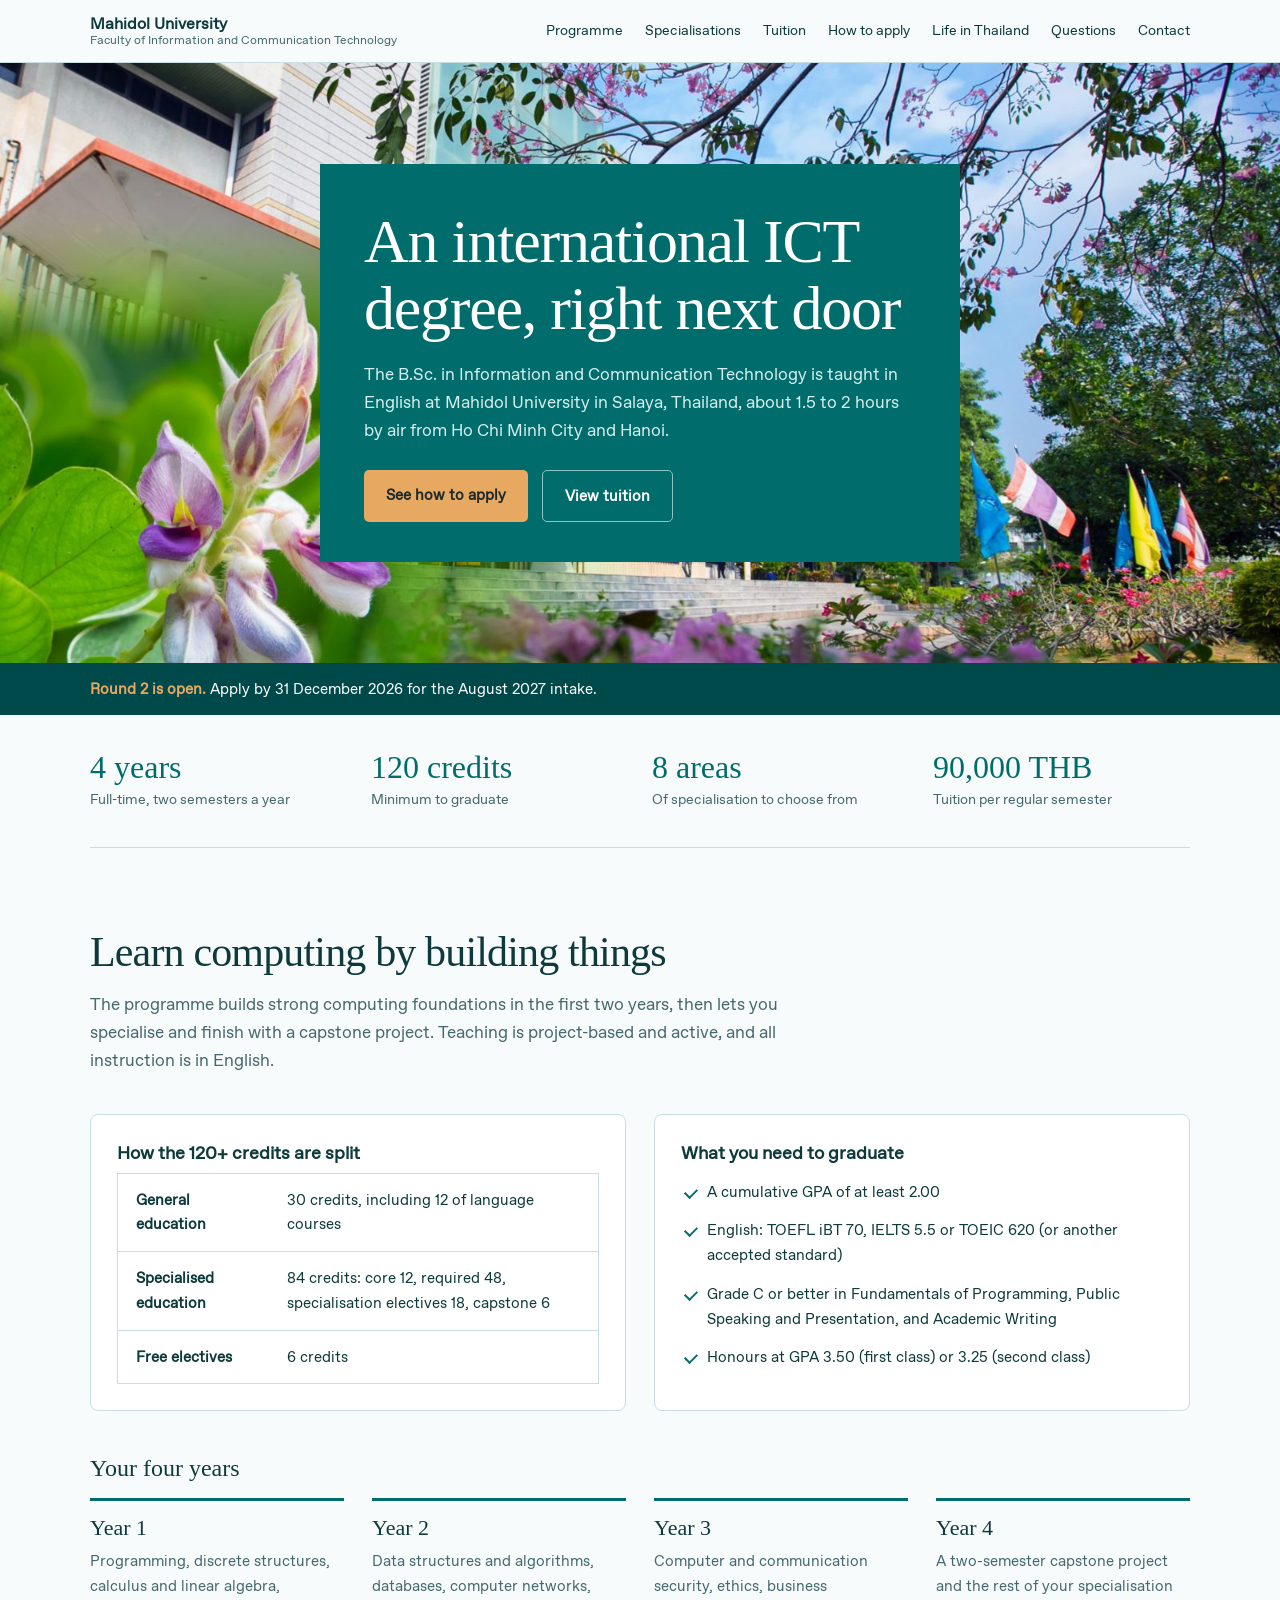
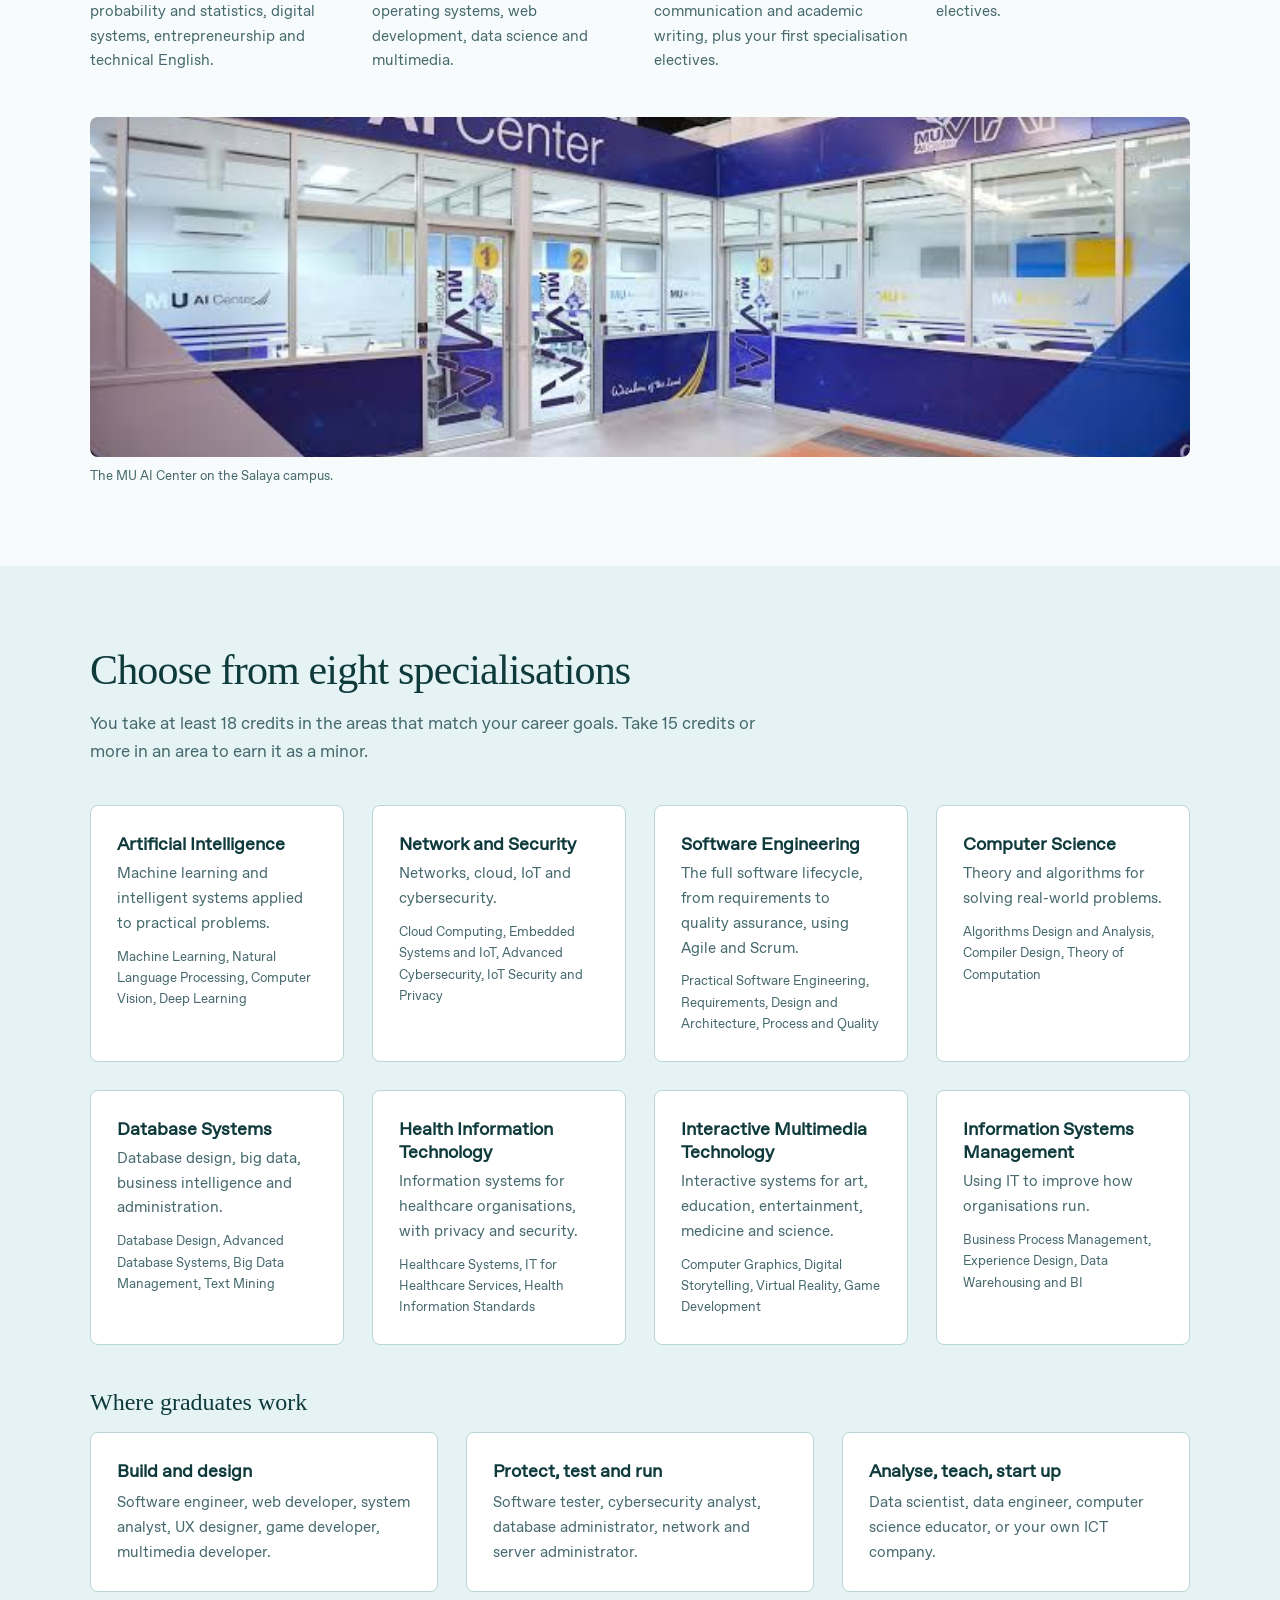
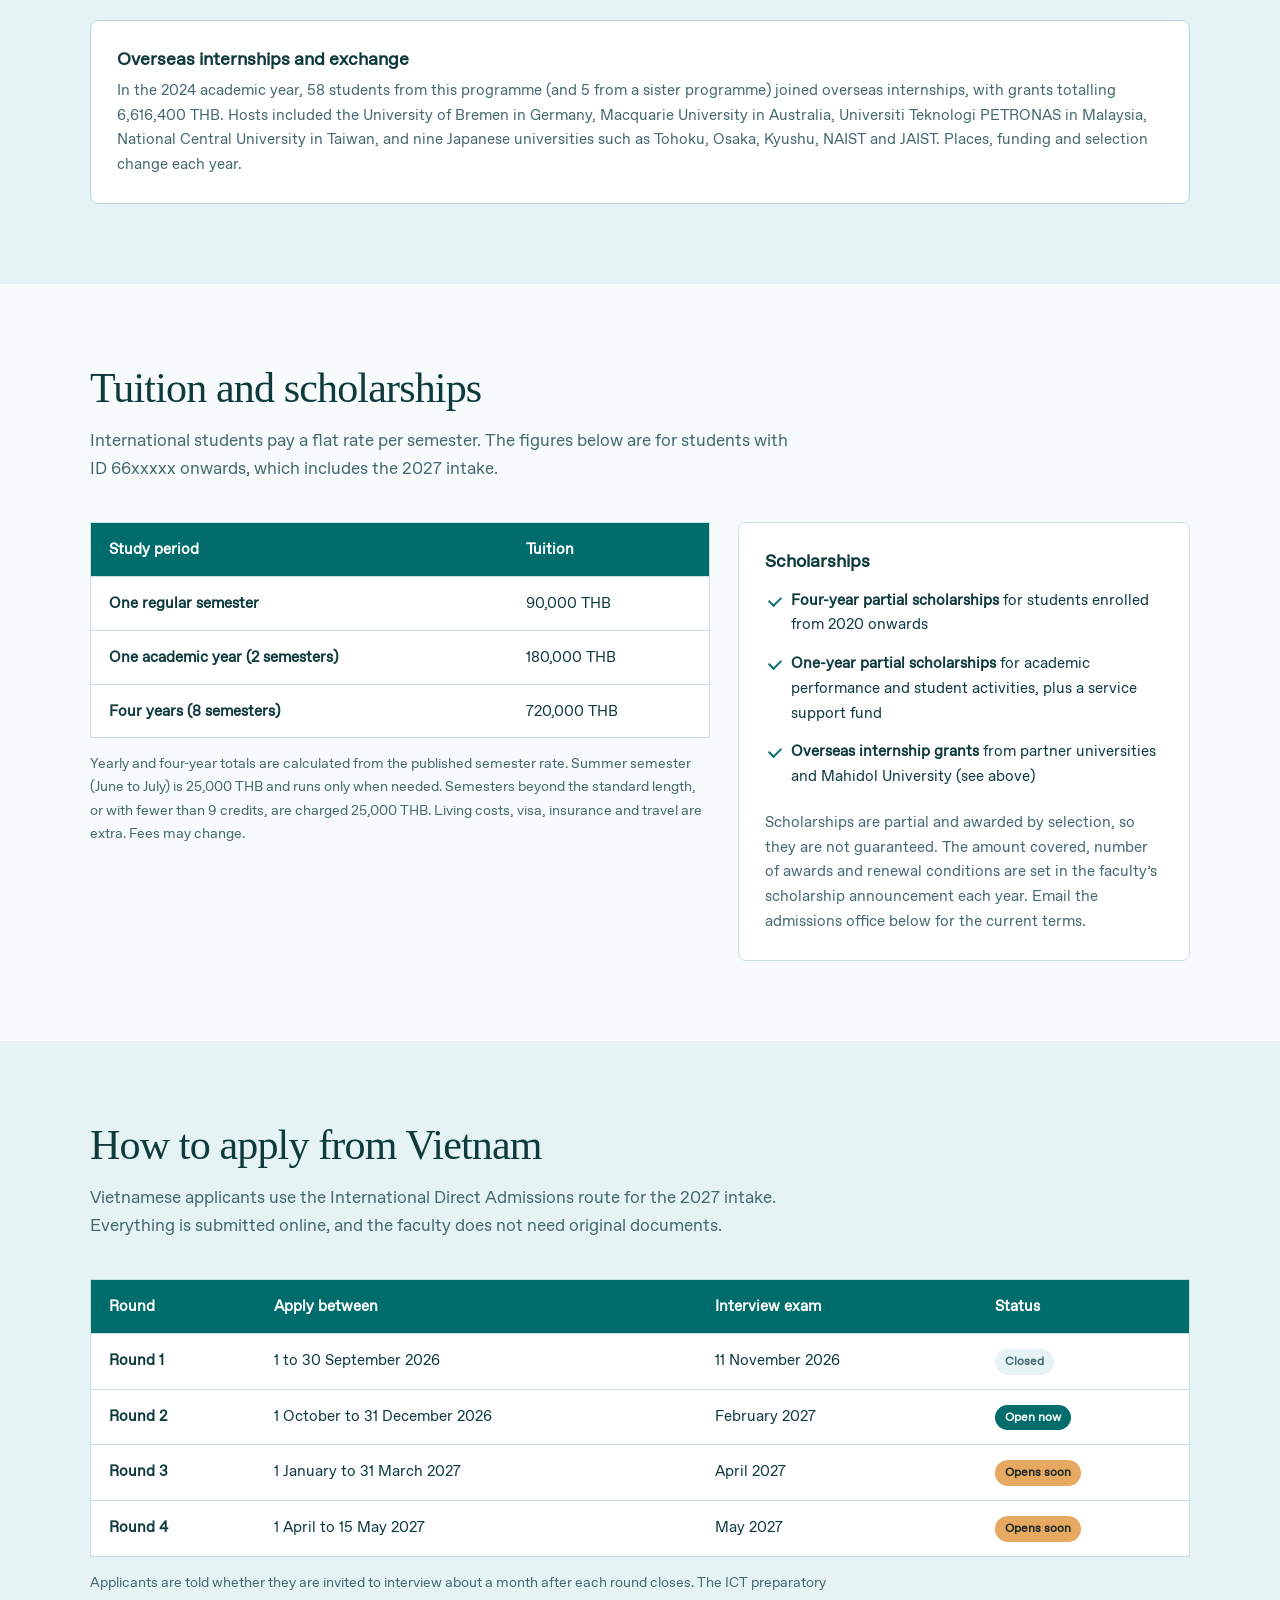
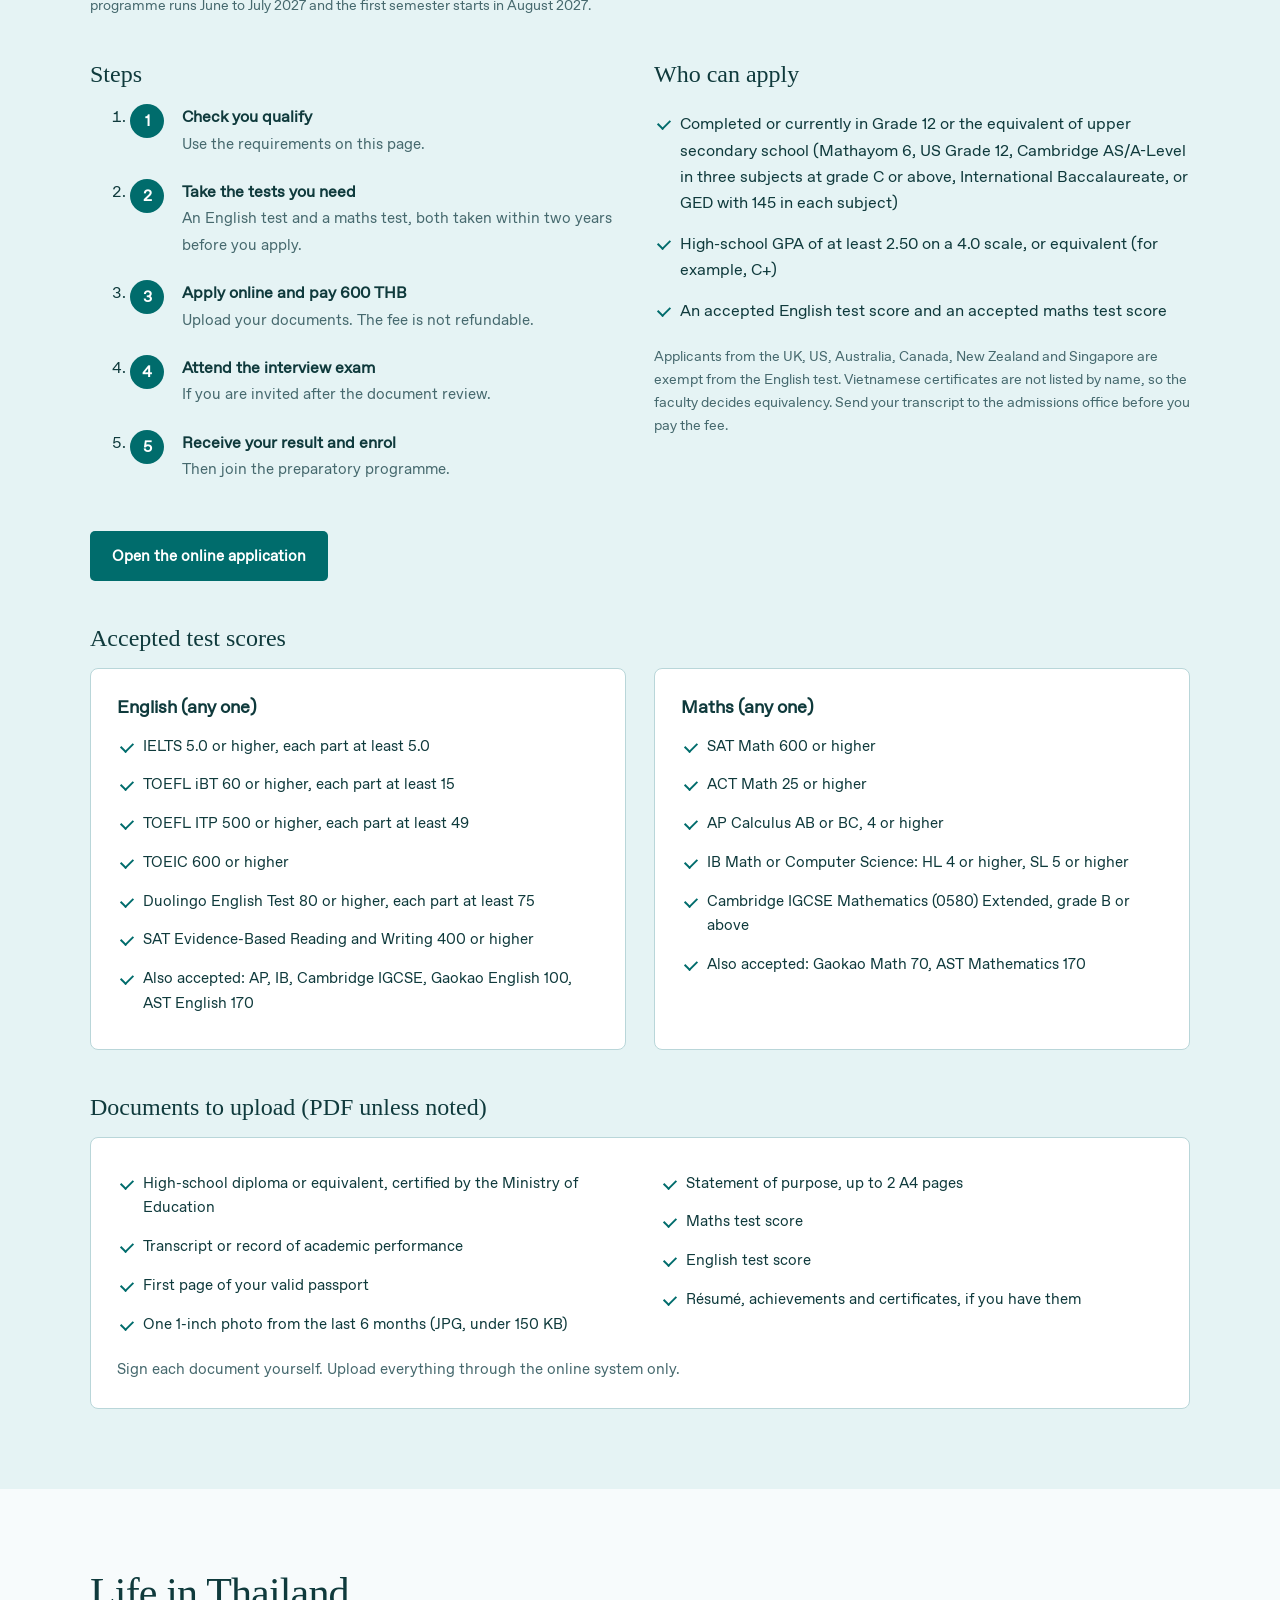
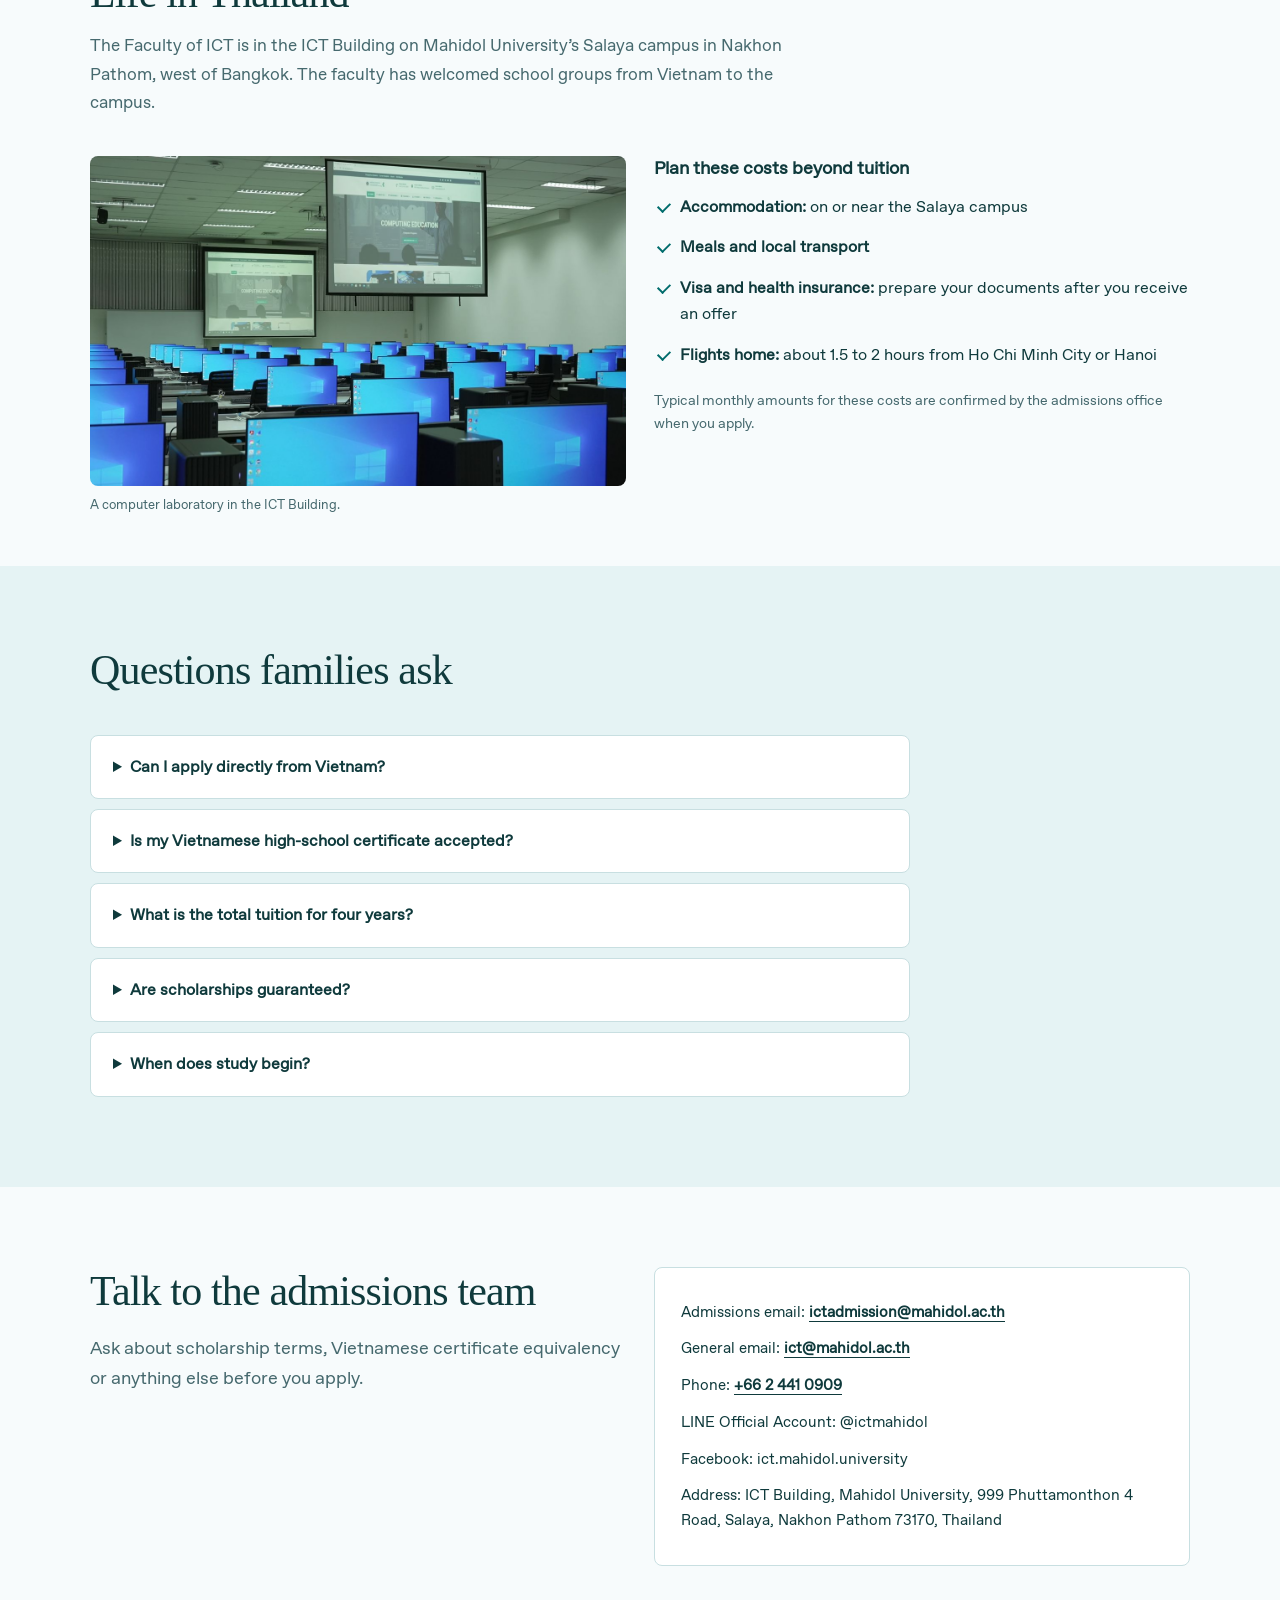
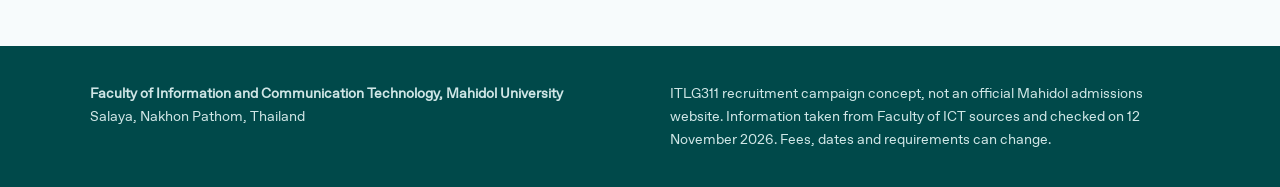
<file: index.html>
<!doctype html><html lang="en"><head><meta charset="utf-8"><meta name="viewport" content="width=device-width,initial-scale=1"><title>B.Sc. in ICT for students from Vietnam | Faculty of ICT, Mahidol University</title><meta name="description" content="Everything Vietnamese students and parents need to know about the B.Sc. in ICT International Programme at Mahidol University: tuition, admission rounds, requirements, specialisations and life in Thailand."><link rel="stylesheet" href="style.css"><script src="app.js" defer></script></head><body>
<a class="skip" href="#main">Skip to content</a>
<header><div class="wrap nav"><a class="brand" href="#top">Mahidol University<small>Faculty of Information and Communication Technology</small></a><button class="menu" aria-expanded="false" aria-controls="nav">Menu</button><nav id="nav" aria-label="Sections"><a href="#programme">Programme</a><a href="#fields">Specialisations</a><a href="#costs">Tuition</a><a href="#apply">How to apply</a><a href="#life">Life in Thailand</a><a href="#faq">Questions</a><a href="#contact">Contact</a></nav></div></header>
<main id="main"><div id="top"></div>
<div class="hero"><div class="wrap"><div class="panel"><h1>An international ICT degree, right next door</h1><p class="lead">The B.Sc. in Information and Communication Technology is taught in English at Mahidol University in Salaya, Thailand, about 1.5 to 2 hours by air from Ho Chi Minh City and Hanoi.</p><div class="btns"><a class="btn" href="#apply">See how to apply</a><a class="btn ghost" href="#costs">View tuition</a></div></div></div></div>
<div class="alert"><div class="wrap" id="status">Applications for the August 2027 intake are accepted in four rounds, from September 2026 to May 2027.</div></div>
<div class="wrap"><div class="facts"><div><strong>4 years</strong><span>Full-time, two semesters a year</span></div><div><strong>120 credits</strong><span>Minimum to graduate</span></div><div><strong>8 areas</strong><span>Of specialisation to choose from</span></div><div><strong>90,000 THB</strong><span>Tuition per regular semester</span></div></div></div>

<section id="programme"><div class="wrap"><div class="head"><h2>Learn computing by building things</h2><p>The programme builds strong computing foundations in the first two years, then lets you specialise and finish with a capstone project. Teaching is project-based and active, and all instruction is in English.</p></div>
<div class="grid g2"><div class="card"><h3>How the 120+ credits are split</h3><table><tbody><tr><th>General education</th><td>30 credits, including 12 of language courses</td></tr><tr><th>Specialised education</th><td>84 credits: core 12, required 48, specialisation electives 18, capstone 6</td></tr><tr><th>Free electives</th><td>6 credits</td></tr></tbody></table></div>
<div class="card"><h3>What you need to graduate</h3><ul class="tick"><li>A cumulative GPA of at least 2.00</li><li>English: TOEFL iBT 70, IELTS 5.5 or TOEIC 620 (or another accepted standard)</li><li>Grade C or better in Fundamentals of Programming, Public Speaking and Presentation, and Academic Writing</li><li>Honours at GPA 3.50 (first class) or 3.25 (second class)</li></ul></div></div>
<h3 class="sub">Your four years</h3><div class="grid g4"><div class="year"><h3>Year 1</h3><p>Programming, discrete structures, calculus and linear algebra, probability and statistics, digital systems, entrepreneurship and technical English.</p></div><div class="year"><h3>Year 2</h3><p>Data structures and algorithms, databases, computer networks, operating systems, web development, data science and multimedia.</p></div><div class="year"><h3>Year 3</h3><p>Computer and communication security, ethics, business communication and academic writing, plus your first specialisation electives.</p></div><div class="year"><h3>Year 4</h3><p>A two-semester capstone project and the rest of your specialisation electives.</p></div></div>
<figure style="margin-top:44px"><img src="assets/ai-center.jpg" alt="Entrance to the MU AI Center" style="max-height:340px"><figcaption>The MU AI Center on the Salaya campus.</figcaption></figure></div></section>

<section id="fields" class="tint"><div class="wrap"><div class="head"><h2>Choose from eight specialisations</h2><p>You take at least 18 credits in the areas that match your career goals. Take 15 credits or more in an area to earn it as a minor.</p></div>
<div class="grid g4 spec"><div class="card"><h3>Artificial Intelligence</h3><p>Machine learning and intelligent systems applied to practical problems.</p><small>Machine Learning, Natural Language Processing, Computer Vision, Deep Learning</small></div>
<div class="card"><h3>Network and Security</h3><p>Networks, cloud, IoT and cybersecurity.</p><small>Cloud Computing, Embedded Systems and IoT, Advanced Cybersecurity, IoT Security and Privacy</small></div>
<div class="card"><h3>Software Engineering</h3><p>The full software lifecycle, from requirements to quality assurance, using Agile and Scrum.</p><small>Practical Software Engineering, Requirements, Design and Architecture, Process and Quality</small></div>
<div class="card"><h3>Computer Science</h3><p>Theory and algorithms for solving real-world problems.</p><small>Algorithms Design and Analysis, Compiler Design, Theory of Computation</small></div>
<div class="card"><h3>Database Systems</h3><p>Database design, big data, business intelligence and administration.</p><small>Database Design, Advanced Database Systems, Big Data Management, Text Mining</small></div>
<div class="card"><h3>Health Information Technology</h3><p>Information systems for healthcare organisations, with privacy and security.</p><small>Healthcare Systems, IT for Healthcare Services, Health Information Standards</small></div>
<div class="card"><h3>Interactive Multimedia Technology</h3><p>Interactive systems for art, education, entertainment, medicine and science.</p><small>Computer Graphics, Digital Storytelling, Virtual Reality, Game Development</small></div>
<div class="card"><h3>Information Systems Management</h3><p>Using IT to improve how organisations run.</p><small>Business Process Management, Experience Design, Data Warehousing and BI</small></div></div>
<h3 class="sub">Where graduates work</h3><div class="grid g3"><div class="card"><h3>Build and design</h3><p>Software engineer, web developer, system analyst, UX designer, game developer, multimedia developer.</p></div><div class="card"><h3>Protect, test and run</h3><p>Software tester, cybersecurity analyst, database administrator, network and server administrator.</p></div><div class="card"><h3>Analyse, teach, start up</h3><p>Data scientist, data engineer, computer science educator, or your own ICT company.</p></div></div>
<div class="card" style="margin-top:28px"><h3>Overseas internships and exchange</h3><p>In the 2024 academic year, 58 students from this programme (and 5 from a sister programme) joined overseas internships, with grants totalling 6,616,400 THB. Hosts included the University of Bremen in Germany, Macquarie University in Australia, Universiti Teknologi PETRONAS in Malaysia, National Central University in Taiwan, and nine Japanese universities such as Tohoku, Osaka, Kyushu, NAIST and JAIST. Places, funding and selection change each year.</p></div></div></section>

<section id="costs"><div class="wrap"><div class="head"><h2>Tuition and scholarships</h2><p>International students pay a flat rate per semester. The figures below are for students with ID 66xxxxx onwards, which includes the 2027 intake.</p></div>
<div class="grid g2"><div><div class="scroll"><table><thead><tr><th>Study period</th><th>Tuition</th></tr></thead><tbody><tr><th>One regular semester</th><td>90,000 THB</td></tr><tr><th>One academic year (2 semesters)</th><td>180,000 THB</td></tr><tr><th>Four years (8 semesters)</th><td>720,000 THB</td></tr></tbody></table></div>
<p class="note">Yearly and four-year totals are calculated from the published semester rate. Summer semester (June to July) is 25,000 THB and runs only when needed. Semesters beyond the standard length, or with fewer than 9 credits, are charged 25,000 THB. Living costs, visa, insurance and travel are extra. Fees may change.</p></div>
<div class="card"><h3>Scholarships</h3><ul class="tick"><li><b>Four-year partial scholarships</b> for students enrolled from 2020 onwards</li><li><b>One-year partial scholarships</b> for academic performance and student activities, plus a service support fund</li><li><b>Overseas internship grants</b> from partner universities and Mahidol University (see above)</li></ul><p class="note">Scholarships are partial and awarded by selection, so they are not guaranteed. The amount covered, number of awards and renewal conditions are set in the faculty’s scholarship announcement each year. Email the admissions office below for the current terms.</p></div></div></div></section>

<section id="apply" class="tint"><div class="wrap"><div class="head"><h2>How to apply from Vietnam</h2><p>Vietnamese applicants use the International Direct Admissions route for the 2027 intake. Everything is submitted online, and the faculty does not need original documents.</p></div>
<div class="scroll"><table><thead><tr><th>Round</th><th>Apply between</th><th>Interview exam</th><th>Status</th></tr></thead><tbody>
<tr data-n="1" data-s="2026-09-01" data-e="2026-09-30"><th>Round 1</th><td>1 to 30 September 2026</td><td>11 November 2026</td><td><span class="badge">Closed</span></td></tr>
<tr data-n="2" data-s="2026-10-01" data-e="2026-12-31"><th>Round 2</th><td>1 October to 31 December 2026</td><td>February 2027</td><td><span class="badge open">Open now</span></td></tr>
<tr data-n="3" data-s="2027-01-01" data-e="2027-03-31"><th>Round 3</th><td>1 January to 31 March 2027</td><td>April 2027</td><td><span class="badge soon">Opens soon</span></td></tr>
<tr data-n="4" data-s="2027-04-01" data-e="2027-05-15"><th>Round 4</th><td>1 April to 15 May 2027</td><td>May 2027</td><td><span class="badge soon">Opens soon</span></td></tr></tbody></table></div>
<p class="note">Applicants are told whether they are invited to interview about a month after each round closes. The ICT preparatory programme runs June to July 2027 and the first semester starts in August 2027.</p>
<div class="grid g2" style="margin-top:44px"><div><h3 class="sub" style="margin-top:0">Steps</h3><ol class="steps"><li><b>Check you qualify</b><span>Use the requirements on this page.</span></li><li><b>Take the tests you need</b><span>An English test and a maths test, both taken within two years before you apply.</span></li><li><b>Apply online and pay 600 THB</b><span>Upload your documents. The fee is not refundable.</span></li><li><b>Attend the interview exam</b><span>If you are invited after the document review.</span></li><li><b>Receive your result and enrol</b><span>Then join the preparatory programme.</span></li></ol><div class="btns"><a class="btn solid" href="https://admission.ict.mahidol.ac.th/apply/">Open the online application</a></div></div>
<div><h3 class="sub" style="margin-top:0">Who can apply</h3><ul class="tick"><li>Completed or currently in Grade 12 or the equivalent of upper secondary school (Mathayom 6, US Grade 12, Cambridge AS/A-Level in three subjects at grade C or above, International Baccalaureate, or GED with 145 in each subject)</li><li>High-school GPA of at least 2.50 on a 4.0 scale, or equivalent (for example, C+)</li><li>An accepted English test score and an accepted maths test score</li></ul><p class="note">Applicants from the UK, US, Australia, Canada, New Zealand and Singapore are exempt from the English test. Vietnamese certificates are not listed by name, so the faculty decides equivalency. Send your transcript to the admissions office before you pay the fee.</p></div></div>
<h3 class="sub">Accepted test scores</h3><div class="grid g2"><div class="card"><h3>English (any one)</h3><ul class="tick"><li>IELTS 5.0 or higher, each part at least 5.0</li><li>TOEFL iBT 60 or higher, each part at least 15</li><li>TOEFL ITP 500 or higher, each part at least 49</li><li>TOEIC 600 or higher</li><li>Duolingo English Test 80 or higher, each part at least 75</li><li>SAT Evidence-Based Reading and Writing 400 or higher</li><li>Also accepted: AP, IB, Cambridge IGCSE, Gaokao English 100, AST English 170</li></ul></div>
<div class="card"><h3>Maths (any one)</h3><ul class="tick"><li>SAT Math 600 or higher</li><li>ACT Math 25 or higher</li><li>AP Calculus AB or BC, 4 or higher</li><li>IB Math or Computer Science: HL 4 or higher, SL 5 or higher</li><li>Cambridge IGCSE Mathematics (0580) Extended, grade B or above</li><li>Also accepted: Gaokao Math 70, AST Mathematics 170</li></ul></div></div>
<h3 class="sub">Documents to upload (PDF unless noted)</h3><div class="card"><ul class="tick" style="columns:2;column-gap:40px"><li>High-school diploma or equivalent, certified by the Ministry of Education</li><li>Transcript or record of academic performance</li><li>First page of your valid passport</li><li>One 1-inch photo from the last 6 months (JPG, under 150 KB)</li><li>Statement of purpose, up to 2 A4 pages</li><li>Maths test score</li><li>English test score</li><li>Résumé, achievements and certificates, if you have them</li></ul><p class="note">Sign each document yourself. Upload everything through the online system only.</p></div></div></section>

<section id="life"><div class="wrap"><div class="head"><h2>Life in Thailand</h2><p>The Faculty of ICT is in the ICT Building on Mahidol University’s Salaya campus in Nakhon Pathom, west of Bangkok. The faculty has welcomed school groups from Vietnam to the campus.</p></div>
<div class="grid g2"><figure><img src="assets/computer-lab.jpg" alt="Computer laboratory with desktop workstations and teaching screens"><figcaption>A computer laboratory in the ICT Building.</figcaption></figure>
<div><h3>Plan these costs beyond tuition</h3><ul class="tick"><li><b>Accommodation:</b> on or near the Salaya campus</li><li><b>Meals and local transport</b></li><li><b>Visa and health insurance:</b> prepare your documents after you receive an offer</li><li><b>Flights home:</b> about 1.5 to 2 hours from Ho Chi Minh City or Hanoi</li></ul><p class="note">Typical monthly amounts for these costs are confirmed by the admissions office when you apply.</p></div></div></div></section>

<section id="faq" class="tint"><div class="wrap"><div class="head"><h2>Questions families ask</h2></div><div style="max-width:820px">
<details><summary>Can I apply directly from Vietnam?</summary><p>Yes. The International Direct Admissions rounds are fully online, with documents uploaded through the application system and no original documents sent to the faculty.</p></details>
<details><summary>Is my Vietnamese high-school certificate accepted?</summary><p>The published list names Thai, US, Cambridge, IB and GED qualifications. Other overseas qualifications are assessed by the faculty, so email your transcript to the admissions office and ask before paying the fee.</p></details>
<details><summary>What is the total tuition for four years?</summary><p>720,000 THB at the current regular-semester rate of 90,000 THB. This does not include living costs, visa, insurance or travel.</p></details>
<details><summary>Are scholarships guaranteed?</summary><p>No. The faculty offers partial scholarships through selection, and the conditions for each year are set in its announcement.</p></details>
<details><summary>When does study begin?</summary><p>An ICT preparatory programme runs in June and July 2027, and the first semester starts in August 2027. The first semester runs August to December and the second January to May.</p></details></div></div></section>

<section id="contact"><div class="wrap"><div class="grid g2"><div><h2>Talk to the admissions team</h2><p class="lead">Ask about scholarship terms, Vietnamese certificate equivalency or anything else before you apply.</p></div>
<ul class="contact card"><li>Admissions email: <a href="mailto:ictadmission@mahidol.ac.th">ictadmission@mahidol.ac.th</a></li><li>General email: <a href="mailto:ict@mahidol.ac.th">ict@mahidol.ac.th</a></li><li>Phone: <a href="tel:+6624410909">+66 2 441 0909</a></li><li>LINE Official Account: @ictmahidol</li><li>Facebook: ict.mahidol.university</li><li>Address: ICT Building, Mahidol University, 999 Phuttamonthon 4 Road, Salaya, Nakhon Pathom 73170, Thailand</li></ul></div></div></section>
</main>
<footer><div class="wrap"><div><b>Faculty of Information and Communication Technology, Mahidol University</b><br>Salaya, Nakhon Pathom, Thailand</div><p>ITLG311 recruitment campaign concept, not an official Mahidol admissions website. Information taken from Faculty of ICT sources and checked on 12 November 2026. Fees, dates and requirements can change.</p></div></footer>
</body></html>
</file>
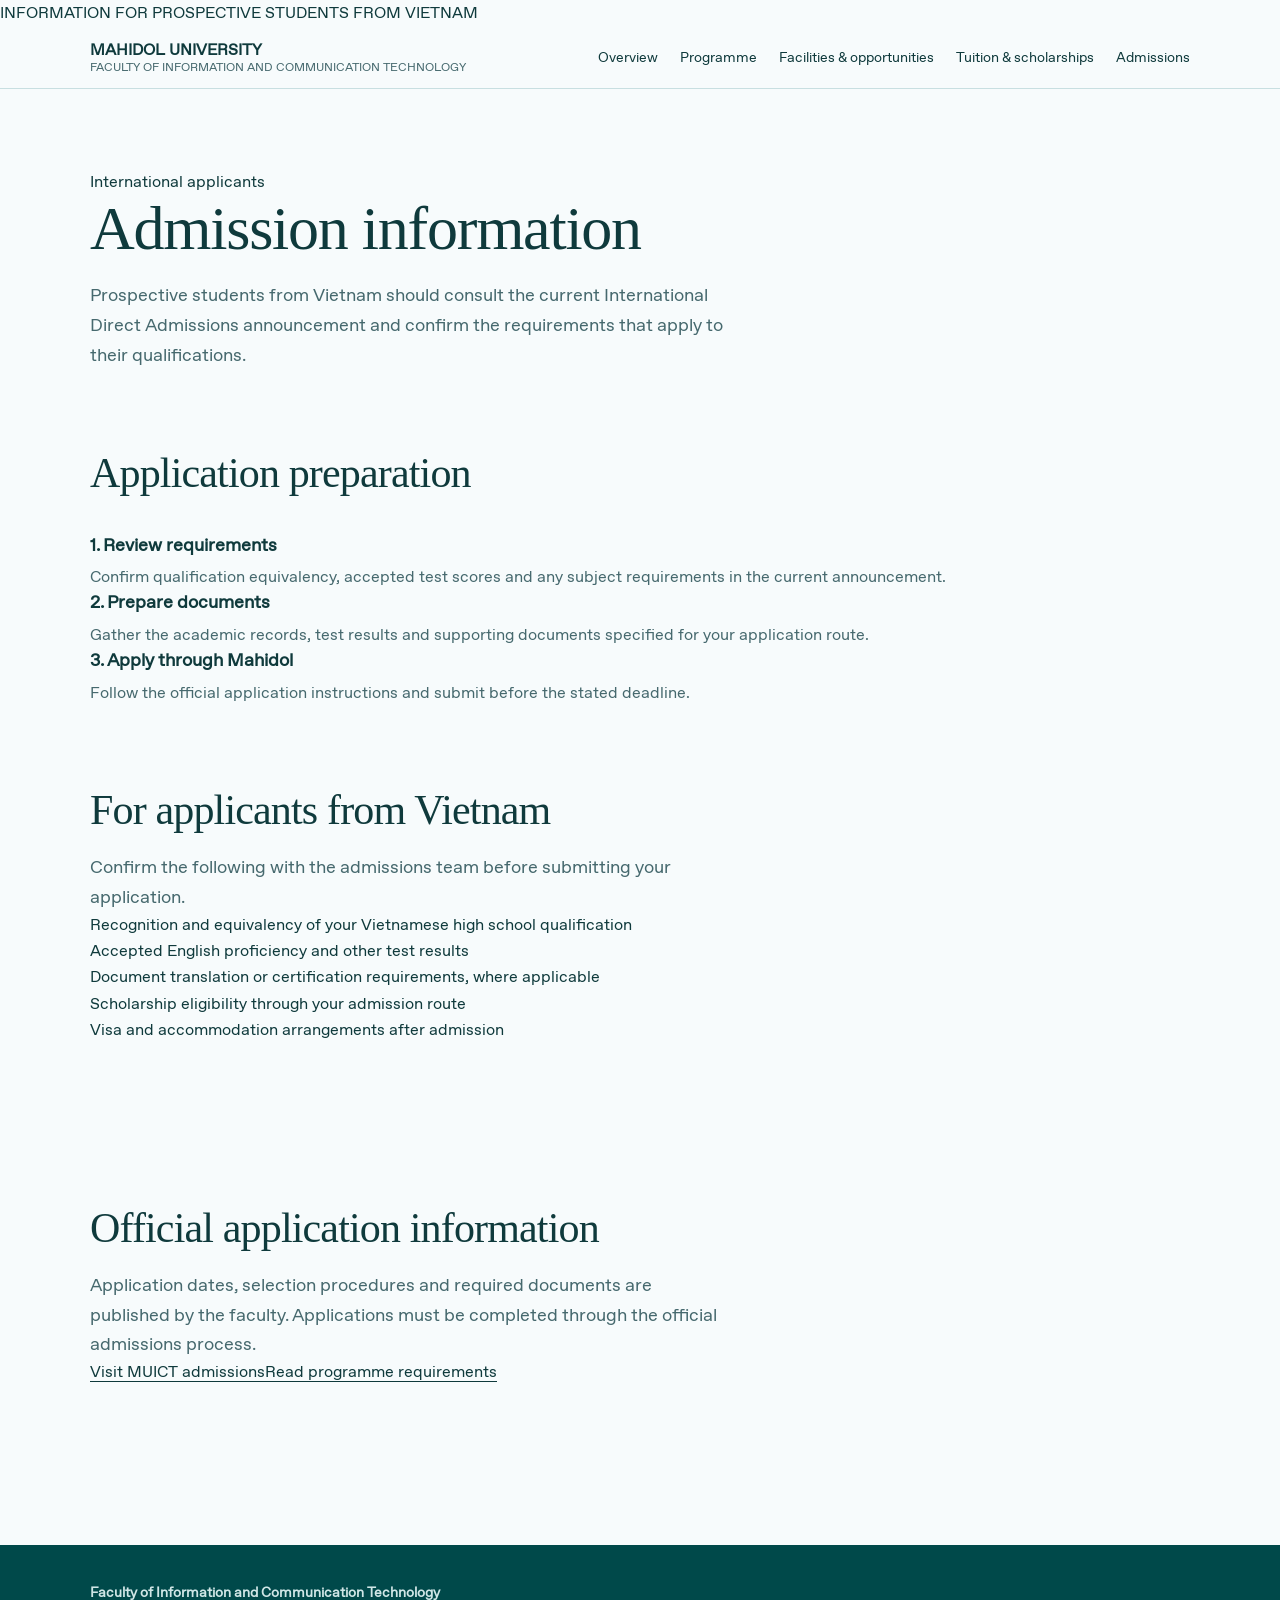
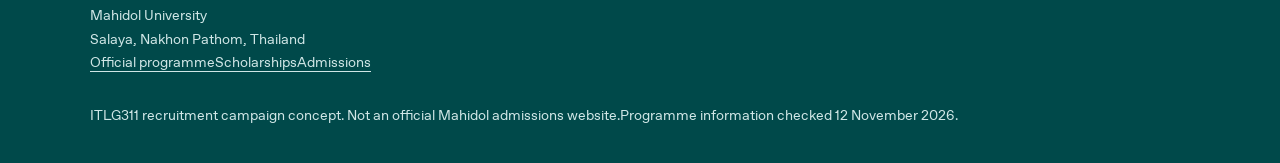
<file: admissions.html>
<!doctype html><html lang="en"><head><meta charset="utf-8"><meta name="viewport" content="width=device-width,initial-scale=1"><title>Admissions | Faculty of ICT, Mahidol University</title><meta name="description" content="Information for prospective students from Vietnam about the B.Sc. in ICT International Programme at Mahidol University."><link rel="stylesheet" href="style.css"><script src="app.js" defer></script></head><body><a class="skip" href="#main">Skip to content</a><div class="notice">INFORMATION FOR PROSPECTIVE STUDENTS FROM VIETNAM</div><header><div class="wrap nav"><a class="brand" href="index.html"><span>MAHIDOL UNIVERSITY<small>FACULTY OF INFORMATION AND COMMUNICATION TECHNOLOGY</small></span></a><button class="menu" aria-expanded="false" aria-controls="navigation">Menu</button><nav id="navigation" aria-label="Main navigation"><a href="index.html" >Overview</a><a href="programme.html" >Programme</a><a href="student-life.html" >Facilities & opportunities</a><a href="costs.html" >Tuition & scholarships</a><a href="admissions.html" aria-current="page">Admissions</a></nav></div></header><main id="main"><div class="wrap"><section class="page-head"><div class="eyebrow">International applicants</div><h1>Admission information</h1><p class="lead">Prospective students from Vietnam should consult the current International Direct Admissions announcement and confirm the requirements that apply to their qualifications.</p></section><section class="section" style="padding-top:0"><h2>Application preparation</h2><div class="three" style="margin-top:35px"><article class="reason"><h3>1. Review requirements</h3><p>Confirm qualification equivalency, accepted test scores and any subject requirements in the current announcement.</p></article><article class="reason"><h3>2. Prepare documents</h3><p>Gather the academic records, test results and supporting documents specified for your application route.</p></article><article class="reason"><h3>3. Apply through Mahidol</h3><p>Follow the official application instructions and submit before the stated deadline.</p></article></div></section><section class="section split" style="padding-top:0"><div><h2>For applicants from Vietnam</h2><p class="lead">Confirm the following with the admissions team before submitting your application.</p></div><ul class="list"><li>Recognition and equivalency of your Vietnamese high school qualification</li><li>Accepted English proficiency and other test results</li><li>Document translation or certification requirements, where applicable</li><li>Scholarship eligibility through your admission route</li><li>Visa and accommodation arrangements after admission</li></ul></section><section class="cost-band"><h2>Official application information</h2><p class="lead">Application dates, selection procedures and required documents are published by the faculty. Applications must be completed through the official admissions process.</p><div class="actions"><a class="button" href="https://www.ict.mahidol.ac.th/en/programs/ict/">Visit MUICT admissions</a><a class="text-link" href="https://www.ict.mahidol.ac.th/en/programs/bachelor-of-science-in-ict-revised-program/">Read programme requirements</a></div></section><div style="height:80px"></div></div></main><footer><div class="wrap"><div class="footer-top"><div><b>Faculty of Information and Communication Technology</b><br>Mahidol University<br>Salaya, Nakhon Pathom, Thailand</div><div class="footer-links"><a href="https://www.ict.mahidol.ac.th/en/programs/bachelor-of-science-in-ict-revised-program/">Official programme</a><a href="https://www.ict.mahidol.ac.th/admissions/scholarship/">Scholarships</a><a href="https://www.ict.mahidol.ac.th/en/programs/ict/">Admissions</a></div></div><div class="fine"><span>ITLG311 recruitment campaign concept. Not an official Mahidol admissions website.</span><span>Programme information checked 12 November 2026.</span></div></div></footer></body></html>
</file>
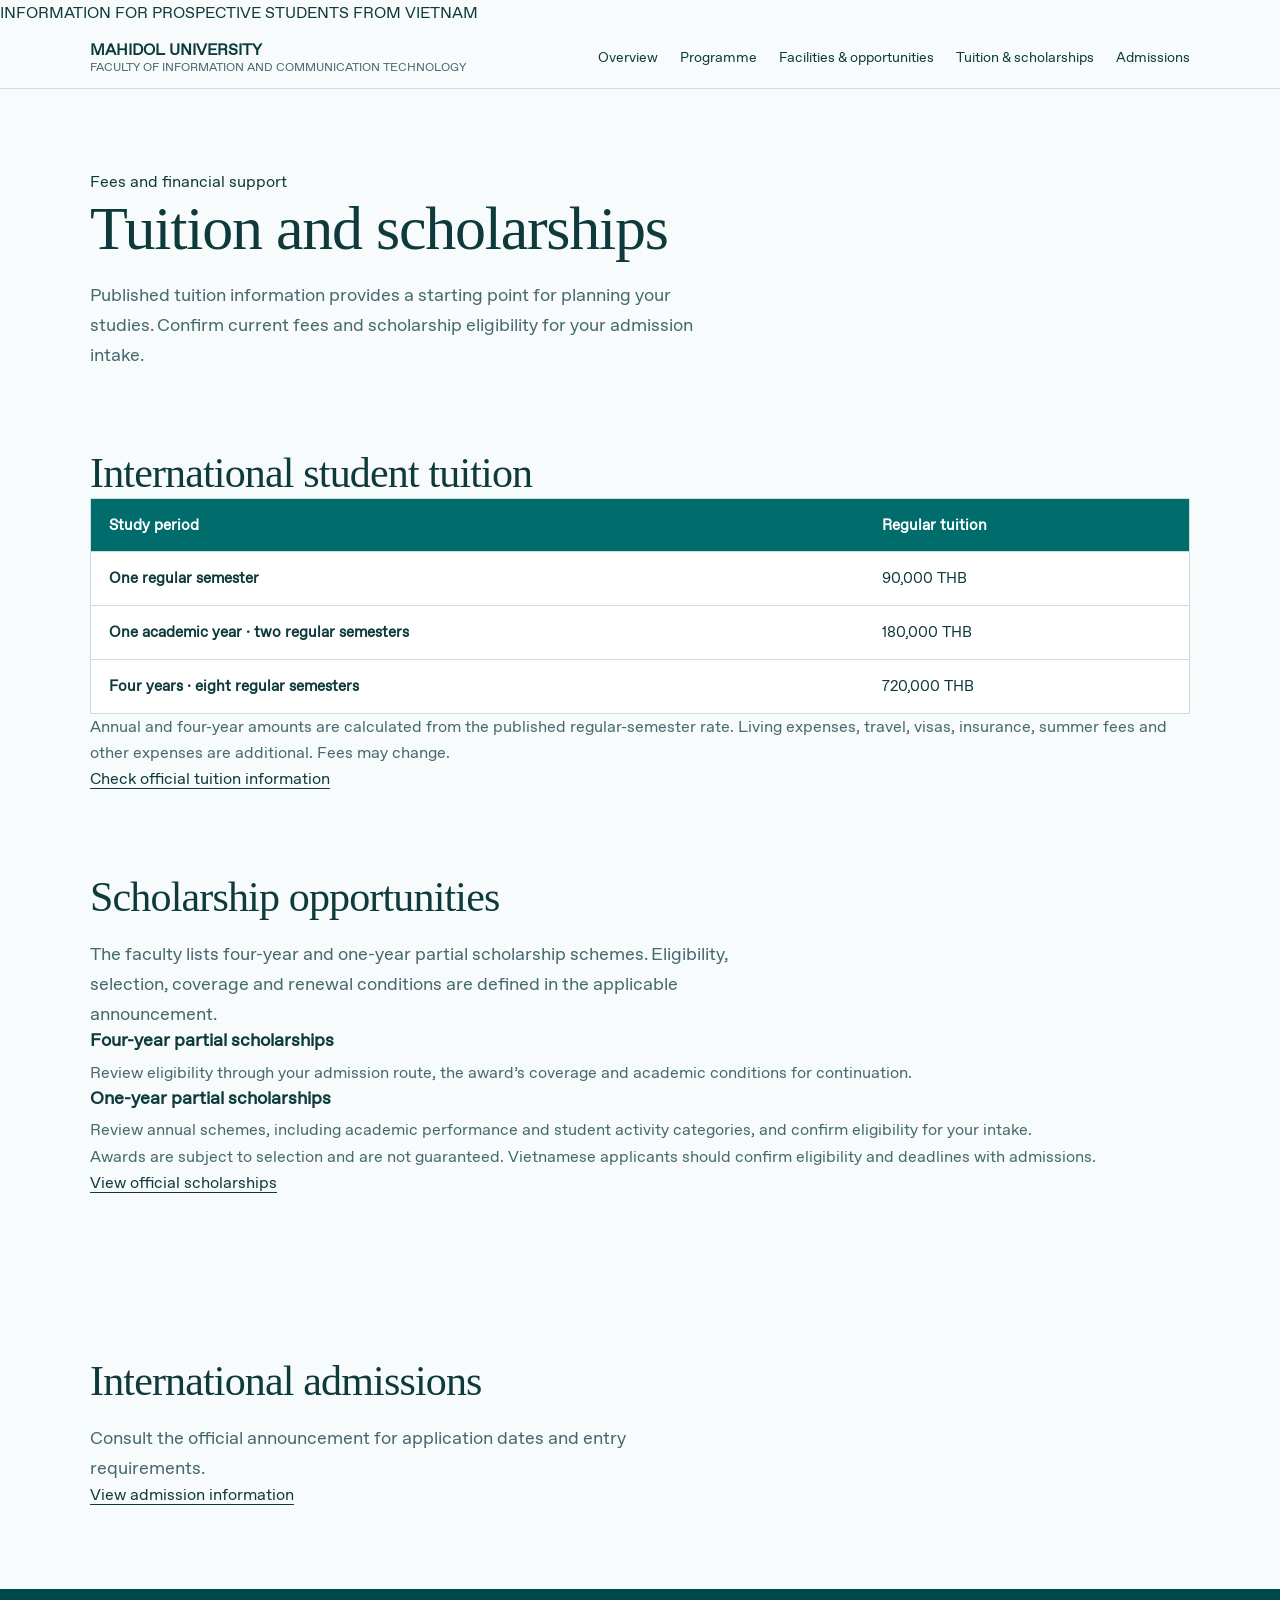
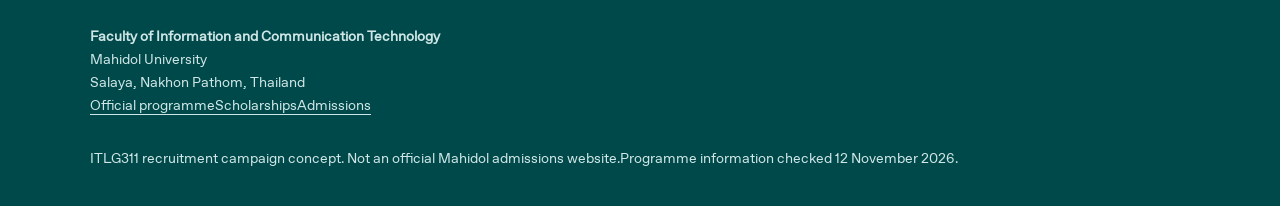
<file: costs.html>
<!doctype html><html lang="en"><head><meta charset="utf-8"><meta name="viewport" content="width=device-width,initial-scale=1"><title>Tuition & scholarships | Faculty of ICT, Mahidol University</title><meta name="description" content="Information for prospective students from Vietnam about the B.Sc. in ICT International Programme at Mahidol University."><link rel="stylesheet" href="style.css"><script src="app.js" defer></script></head><body><a class="skip" href="#main">Skip to content</a><div class="notice">INFORMATION FOR PROSPECTIVE STUDENTS FROM VIETNAM</div><header><div class="wrap nav"><a class="brand" href="index.html"><span>MAHIDOL UNIVERSITY<small>FACULTY OF INFORMATION AND COMMUNICATION TECHNOLOGY</small></span></a><button class="menu" aria-expanded="false" aria-controls="navigation">Menu</button><nav id="navigation" aria-label="Main navigation"><a href="index.html" >Overview</a><a href="programme.html" >Programme</a><a href="student-life.html" >Facilities & opportunities</a><a href="costs.html" aria-current="page">Tuition & scholarships</a><a href="admissions.html" >Admissions</a></nav></div></header><main id="main"><div class="wrap"><section class="page-head"><div class="eyebrow">Fees and financial support</div><h1>Tuition and scholarships</h1><p class="lead">Published tuition information provides a starting point for planning your studies. Confirm current fees and scholarship eligibility for your admission intake.</p></section><section class="section" style="padding-top:0"><h2>International student tuition</h2><div class="table-wrap"><table><thead><tr><th>Study period</th><th>Regular tuition</th></tr></thead><tbody><tr><th scope="row">One regular semester</th><td>90,000 THB</td></tr><tr><th scope="row">One academic year · two regular semesters</th><td>180,000 THB</td></tr><tr><th scope="row">Four years · eight regular semesters</th><td>720,000 THB</td></tr></tbody></table></div><p class="footnote">Annual and four-year amounts are calculated from the published regular-semester rate. Living expenses, travel, visas, insurance, summer fees and other expenses are additional. Fees may change.</p><a class="source-link" href="https://www.ict.mahidol.ac.th/en/programs/bachelor-of-science-in-ict-revised-program/">Check official tuition information</a></section><section class="section" style="padding-top:0"><h2>Scholarship opportunities</h2><p class="lead">The faculty lists four-year and one-year partial scholarship schemes. Eligibility, selection, coverage and renewal conditions are defined in the applicable announcement.</p><div class="scholarships"><article><h3>Four-year partial scholarships</h3><p>Review eligibility through your admission route, the award’s coverage and academic conditions for continuation.</p></article><article><h3>One-year partial scholarships</h3><p>Review annual schemes, including academic performance and student activity categories, and confirm eligibility for your intake.</p></article></div><p class="footnote">Awards are subject to selection and are not guaranteed. Vietnamese applicants should confirm eligibility and deadlines with admissions.</p><div class="actions"><a class="button" href="https://www.ict.mahidol.ac.th/admissions/scholarship/">View official scholarships</a></div></section></div><section class="cta"><div class="wrap split"><div><h2>International admissions</h2><p class="lead">Consult the official announcement for application dates and entry requirements.</p></div><div class="actions"><a class="button" href="https://www.ict.mahidol.ac.th/en/programs/ict/">View admission information</a></div></div></section></main><footer><div class="wrap"><div class="footer-top"><div><b>Faculty of Information and Communication Technology</b><br>Mahidol University<br>Salaya, Nakhon Pathom, Thailand</div><div class="footer-links"><a href="https://www.ict.mahidol.ac.th/en/programs/bachelor-of-science-in-ict-revised-program/">Official programme</a><a href="https://www.ict.mahidol.ac.th/admissions/scholarship/">Scholarships</a><a href="https://www.ict.mahidol.ac.th/en/programs/ict/">Admissions</a></div></div><div class="fine"><span>ITLG311 recruitment campaign concept. Not an official Mahidol admissions website.</span><span>Programme information checked 12 November 2026.</span></div></div></footer></body></html>
</file>
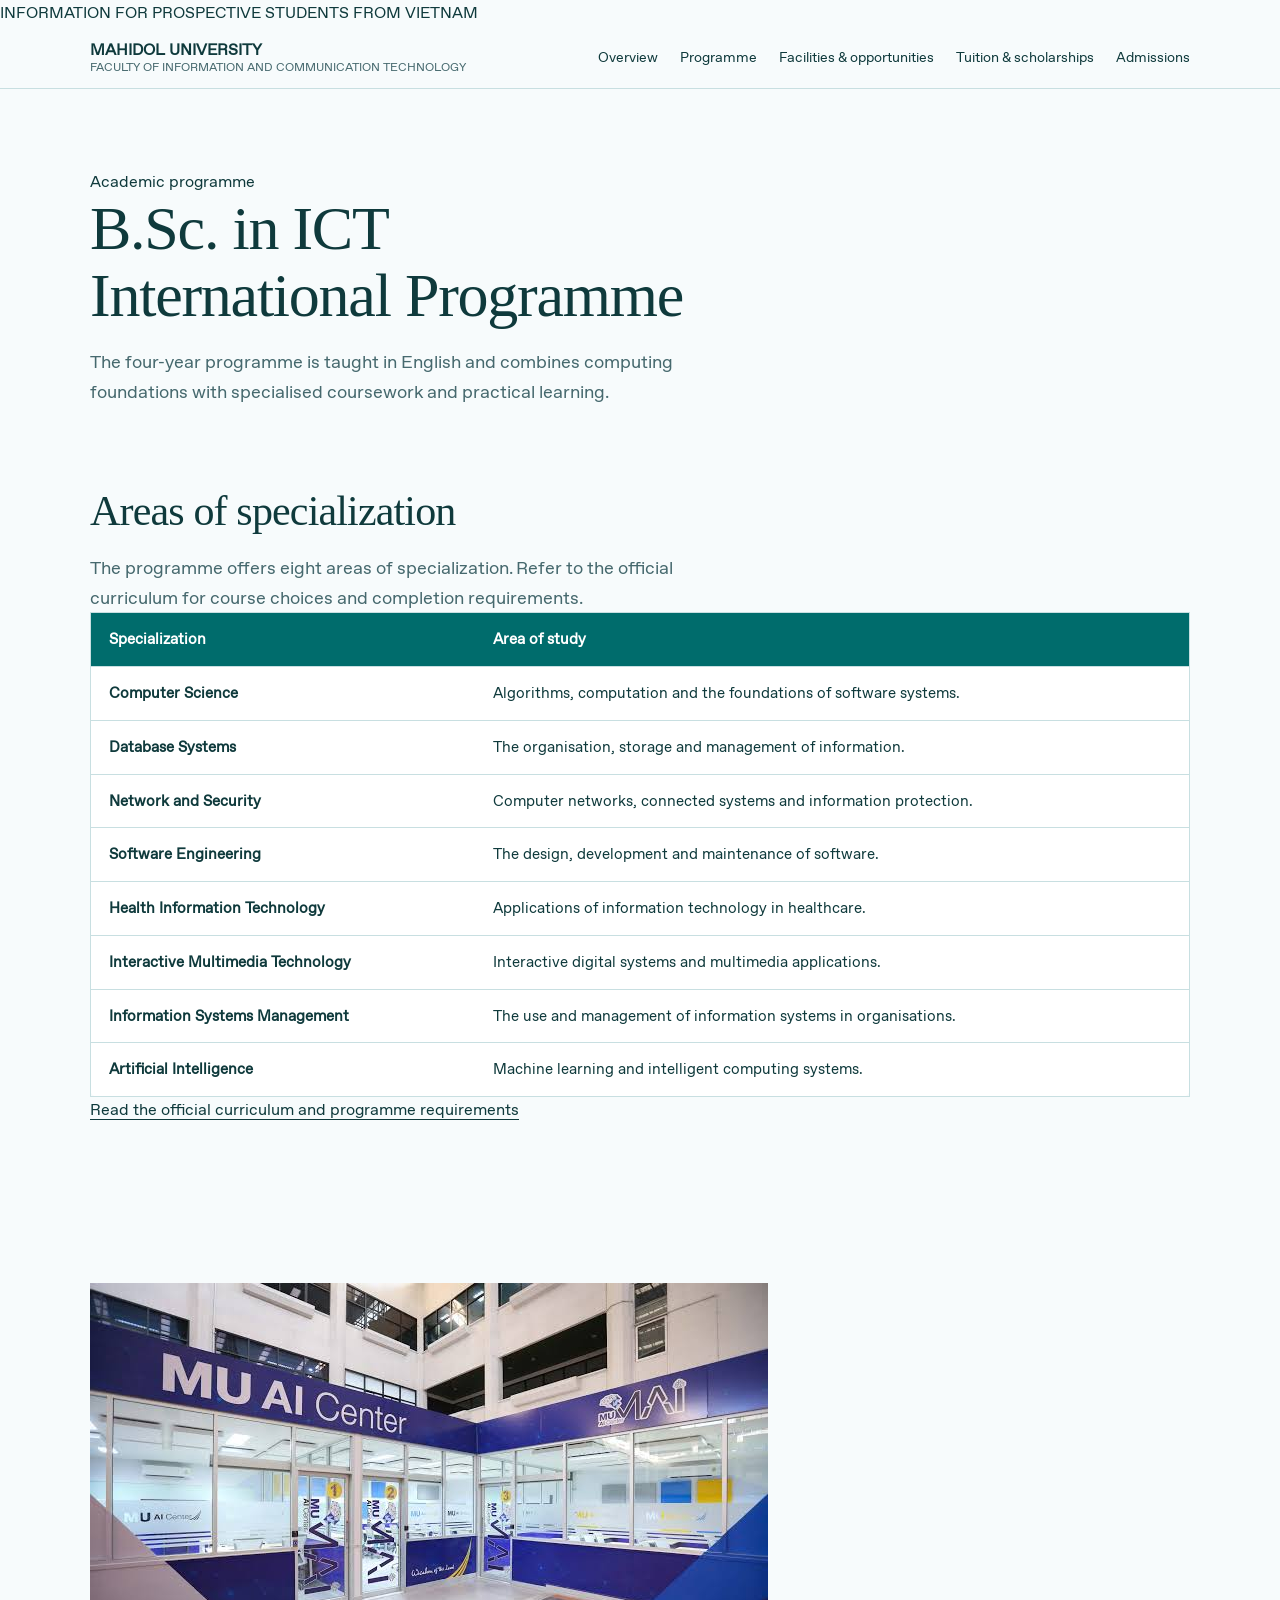
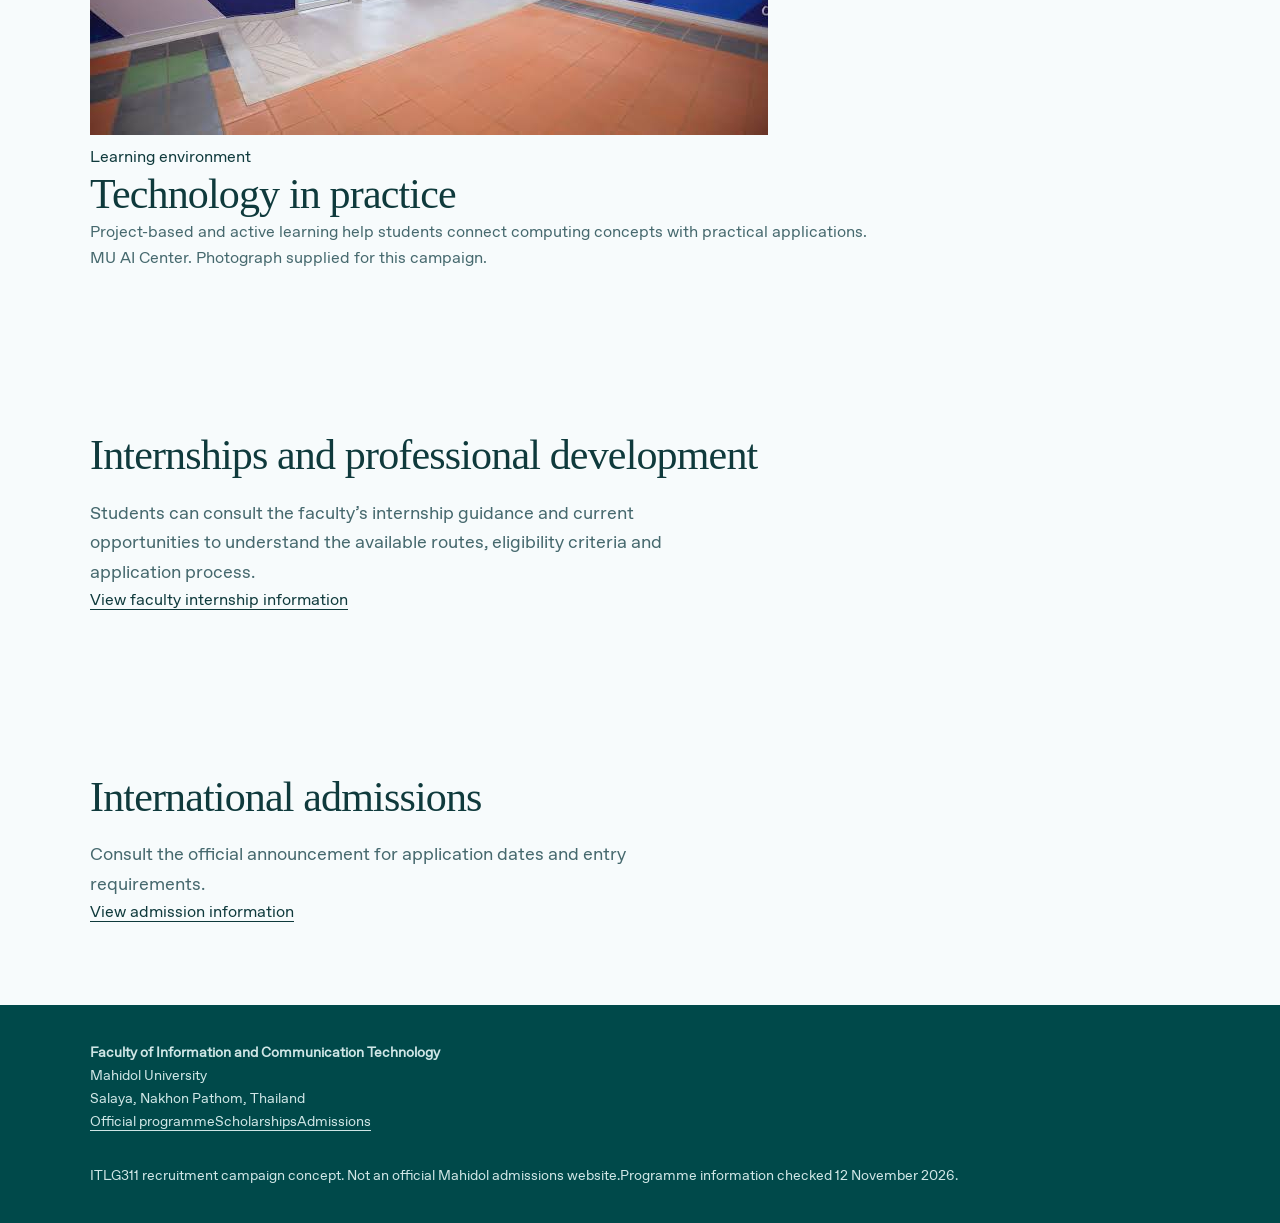
<file: programme.html>
<!doctype html><html lang="en"><head><meta charset="utf-8"><meta name="viewport" content="width=device-width,initial-scale=1"><title>Programme | Faculty of ICT, Mahidol University</title><meta name="description" content="Information for prospective students from Vietnam about the B.Sc. in ICT International Programme at Mahidol University."><link rel="stylesheet" href="style.css"><script src="app.js" defer></script></head><body><a class="skip" href="#main">Skip to content</a><div class="notice">INFORMATION FOR PROSPECTIVE STUDENTS FROM VIETNAM</div><header><div class="wrap nav"><a class="brand" href="index.html"><span>MAHIDOL UNIVERSITY<small>FACULTY OF INFORMATION AND COMMUNICATION TECHNOLOGY</small></span></a><button class="menu" aria-expanded="false" aria-controls="navigation">Menu</button><nav id="navigation" aria-label="Main navigation"><a href="index.html" >Overview</a><a href="programme.html" aria-current="page">Programme</a><a href="student-life.html" >Facilities & opportunities</a><a href="costs.html" >Tuition & scholarships</a><a href="admissions.html" >Admissions</a></nav></div></header><main id="main"><div class="wrap"><section class="page-head"><div class="eyebrow">Academic programme</div><h1>B.Sc. in ICT<br>International Programme</h1><p class="lead">The four-year programme is taught in English and combines computing foundations with specialised coursework and practical learning.</p></section><section class="section" style="padding-top:0"><h2>Areas of specialization</h2><p class="lead">The programme offers eight areas of specialization. Refer to the official curriculum for course choices and completion requirements.</p><div class="table-wrap"><table><thead><tr><th>Specialization</th><th>Area of study</th></tr></thead><tbody><tr><th scope="row">Computer Science</th><td>Algorithms, computation and the foundations of software systems.</td></tr><tr><th scope="row">Database Systems</th><td>The organisation, storage and management of information.</td></tr><tr><th scope="row">Network and Security</th><td>Computer networks, connected systems and information protection.</td></tr><tr><th scope="row">Software Engineering</th><td>The design, development and maintenance of software.</td></tr><tr><th scope="row">Health Information Technology</th><td>Applications of information technology in healthcare.</td></tr><tr><th scope="row">Interactive Multimedia Technology</th><td>Interactive digital systems and multimedia applications.</td></tr><tr><th scope="row">Information Systems Management</th><td>The use and management of information systems in organisations.</td></tr><tr><th scope="row">Artificial Intelligence</th><td>Machine learning and intelligent computing systems.</td></tr></tbody></table></div><a class="source-link" href="https://www.ict.mahidol.ac.th/en/programs/bachelor-of-science-in-ict-revised-program/">Read the official curriculum and programme requirements</a></section><section class="study-banner"><img src="assets/ai-center.png" alt="Entrance to the MU AI Center"><div><div class="eyebrow">Learning environment</div><h2>Technology in practice</h2><p>Project-based and active learning help students connect computing concepts with practical applications.</p><p class="caption">MU AI Center. Photograph supplied for this campaign.</p></div></section><section class="section"><h2>Internships and professional development</h2><p class="lead">Students can consult the faculty’s internship guidance and current opportunities to understand the available routes, eligibility criteria and application process.</p><a class="source-link" href="https://www.ict.mahidol.ac.th/en/student/internship/">View faculty internship information</a></section></div><section class="cta"><div class="wrap split"><div><h2>International admissions</h2><p class="lead">Consult the official announcement for application dates and entry requirements.</p></div><div class="actions"><a class="button" href="https://www.ict.mahidol.ac.th/en/programs/ict/">View admission information</a></div></div></section></main><footer><div class="wrap"><div class="footer-top"><div><b>Faculty of Information and Communication Technology</b><br>Mahidol University<br>Salaya, Nakhon Pathom, Thailand</div><div class="footer-links"><a href="https://www.ict.mahidol.ac.th/en/programs/bachelor-of-science-in-ict-revised-program/">Official programme</a><a href="https://www.ict.mahidol.ac.th/admissions/scholarship/">Scholarships</a><a href="https://www.ict.mahidol.ac.th/en/programs/ict/">Admissions</a></div></div><div class="fine"><span>ITLG311 recruitment campaign concept. Not an official Mahidol admissions website.</span><span>Programme information checked 12 November 2026.</span></div></div></footer></body></html>
</file>
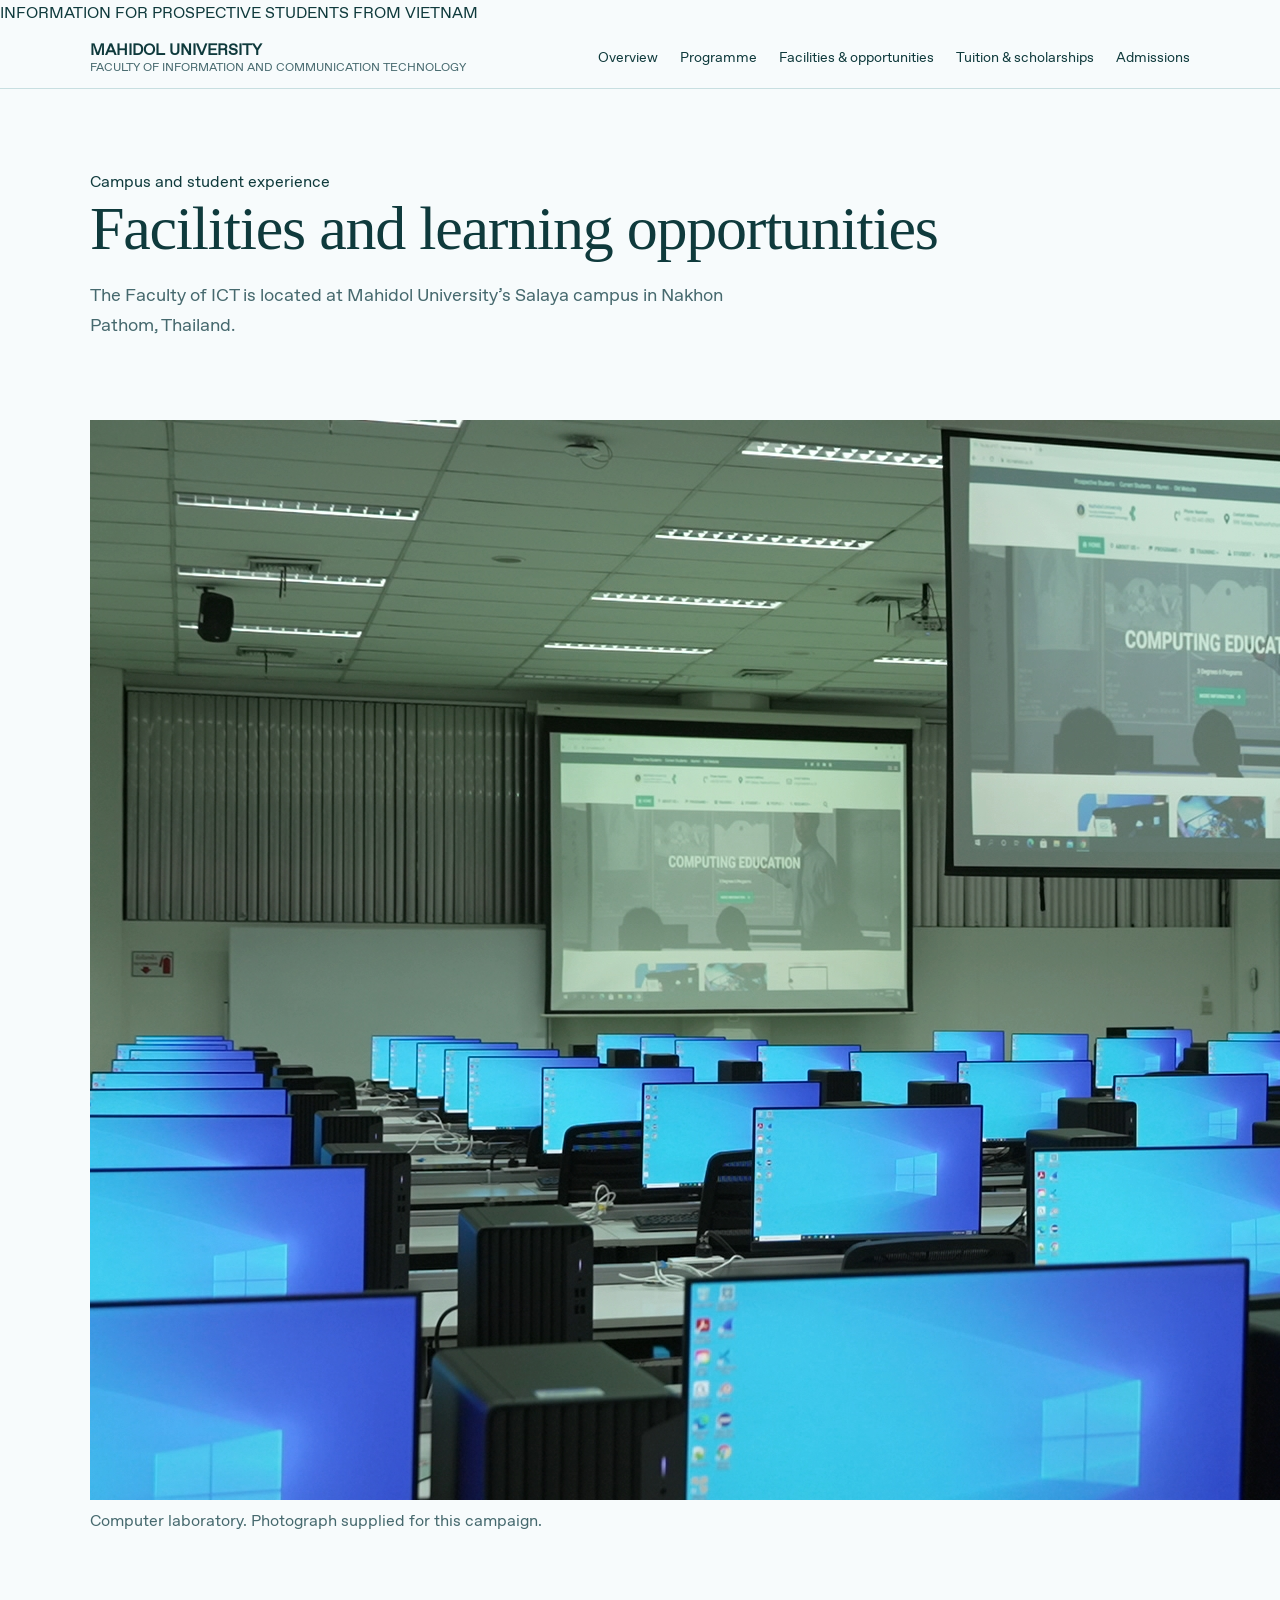
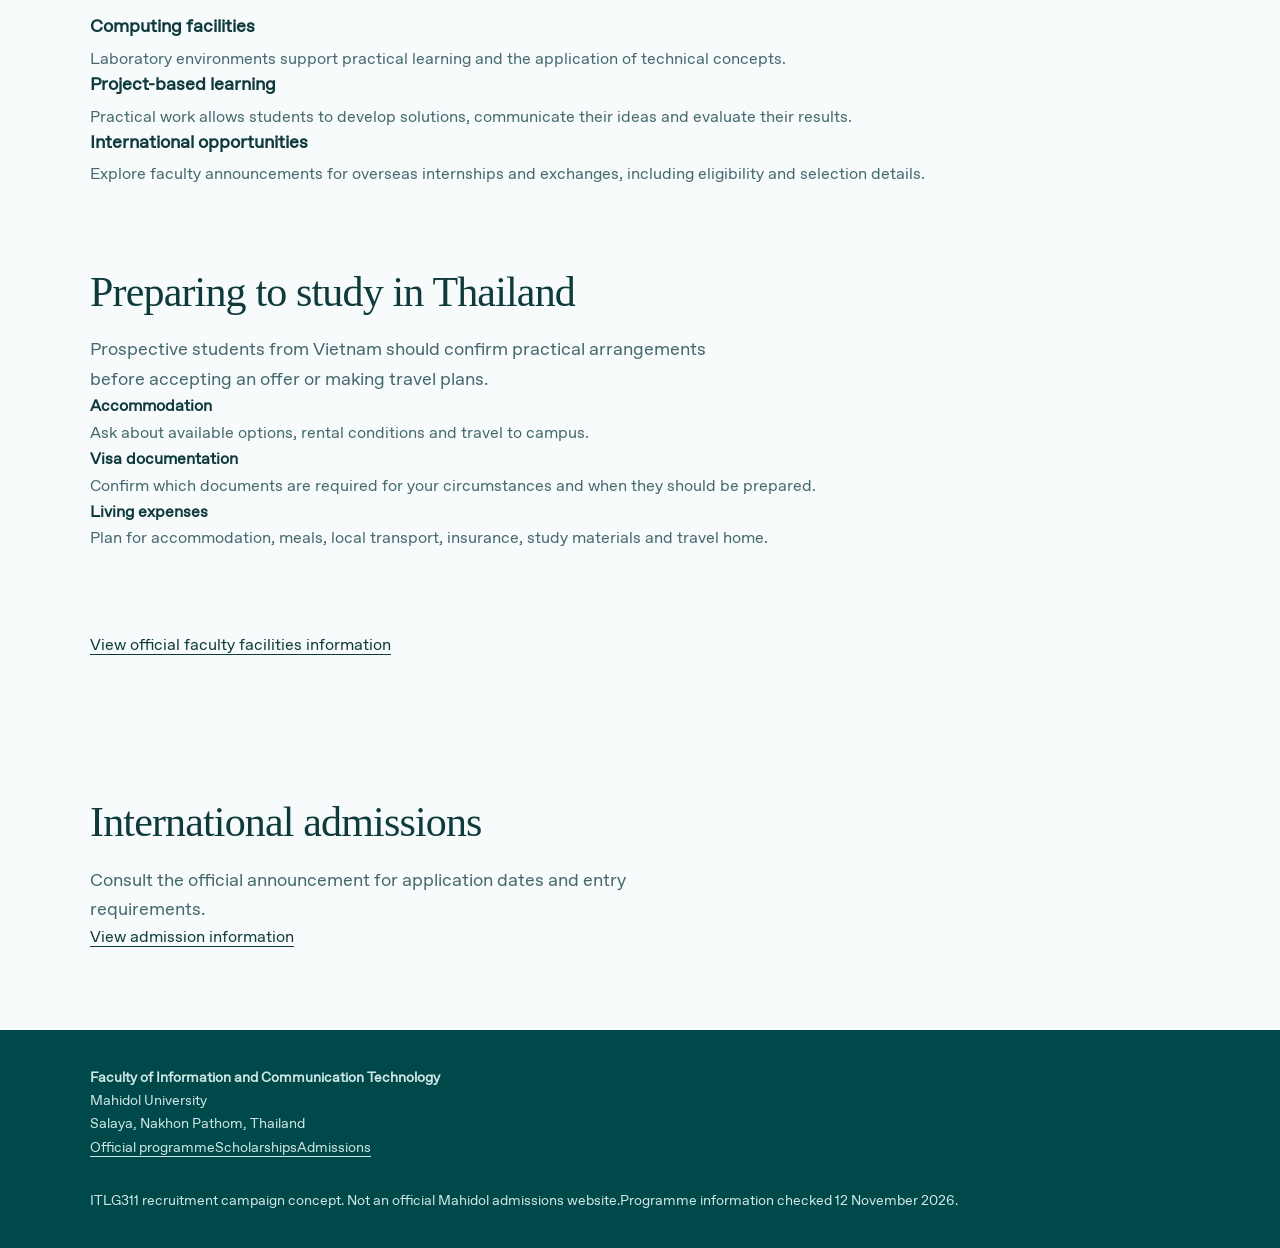
<file: student-life.html>
<!doctype html><html lang="en"><head><meta charset="utf-8"><meta name="viewport" content="width=device-width,initial-scale=1"><title>Facilities & opportunities | Faculty of ICT, Mahidol University</title><meta name="description" content="Information for prospective students from Vietnam about the B.Sc. in ICT International Programme at Mahidol University."><link rel="stylesheet" href="style.css"><script src="app.js" defer></script></head><body><a class="skip" href="#main">Skip to content</a><div class="notice">INFORMATION FOR PROSPECTIVE STUDENTS FROM VIETNAM</div><header><div class="wrap nav"><a class="brand" href="index.html"><span>MAHIDOL UNIVERSITY<small>FACULTY OF INFORMATION AND COMMUNICATION TECHNOLOGY</small></span></a><button class="menu" aria-expanded="false" aria-controls="navigation">Menu</button><nav id="navigation" aria-label="Main navigation"><a href="index.html" >Overview</a><a href="programme.html" >Programme</a><a href="student-life.html" aria-current="page">Facilities & opportunities</a><a href="costs.html" >Tuition & scholarships</a><a href="admissions.html" >Admissions</a></nav></div></header><main id="main"><div class="wrap"><section class="page-head"><div class="eyebrow">Campus and student experience</div><h1>Facilities and learning opportunities</h1><p class="lead">The Faculty of ICT is located at Mahidol University’s Salaya campus in Nakhon Pathom, Thailand.</p></section><img class="full-photo" src="assets/computer-lab.png" alt="Computer laboratory with desktop workstations and teaching screens"><p class="caption">Computer laboratory. Photograph supplied for this campaign.</p><section class="section three"><article class="reason"><h3>Computing facilities</h3><p>Laboratory environments support practical learning and the application of technical concepts.</p></article><article class="reason"><h3>Project-based learning</h3><p>Practical work allows students to develop solutions, communicate their ideas and evaluate their results.</p></article><article class="reason"><h3>International opportunities</h3><p>Explore faculty announcements for overseas internships and exchanges, including eligibility and selection details.</p></article></section><section class="section split" style="padding-top:0"><div><h2>Preparing to study in Thailand</h2><p class="lead">Prospective students from Vietnam should confirm practical arrangements before accepting an offer or making travel plans.</p></div><ul class="list"><li><b>Accommodation</b><p>Ask about available options, rental conditions and travel to campus.</p></li><li><b>Visa documentation</b><p>Confirm which documents are required for your circumstances and when they should be prepared.</p></li><li><b>Living expenses</b><p>Plan for accommodation, meals, local transport, insurance, study materials and travel home.</p></li></ul></section><a class="source-link" href="https://www.ict.mahidol.ac.th/en/facilities/">View official faculty facilities information</a><div style="height:60px"></div></div><section class="cta"><div class="wrap split"><div><h2>International admissions</h2><p class="lead">Consult the official announcement for application dates and entry requirements.</p></div><div class="actions"><a class="button" href="https://www.ict.mahidol.ac.th/en/programs/ict/">View admission information</a></div></div></section></main><footer><div class="wrap"><div class="footer-top"><div><b>Faculty of Information and Communication Technology</b><br>Mahidol University<br>Salaya, Nakhon Pathom, Thailand</div><div class="footer-links"><a href="https://www.ict.mahidol.ac.th/en/programs/bachelor-of-science-in-ict-revised-program/">Official programme</a><a href="https://www.ict.mahidol.ac.th/admissions/scholarship/">Scholarships</a><a href="https://www.ict.mahidol.ac.th/en/programs/ict/">Admissions</a></div></div><div class="fine"><span>ITLG311 recruitment campaign concept. Not an official Mahidol admissions website.</span><span>Programme information checked 12 November 2026.</span></div></div></footer></body></html>
</file>
<file: style.css>
@font-face{font-family:Inter;src:url(assets/sans.woff2);font-display:swap}
:root{--teal:#006c6c;--deep:#00494a;--mist:#e5f3f4;--line:#c8dfe1;--ink:#0f3a3c;--mute:#46696e;--sand:#e7a862;--bg:#f7fbfc}
*{box-sizing:border-box}html{scroll-behavior:smooth;scroll-padding-top:84px}
body{margin:0;background:var(--bg);color:var(--ink);font:16px/1.65 Inter,Arial,sans-serif}
h1,h2,h3,p,ul{margin:0}ul{padding:0;list-style:none}a{color:inherit;text-underline-offset:4px}
:focus-visible{outline:3px solid var(--sand);outline-offset:4px}
.wrap{max-width:1180px;margin:auto;padding:0 40px}
.skip{position:absolute;top:-100px;background:#fff;padding:10px;z-index:100}.skip:focus{top:0}
header{position:sticky;top:0;z-index:20;background:var(--bg);border-bottom:1px solid var(--line)}
.nav{display:flex;align-items:center;justify-content:space-between;gap:20px;padding-top:14px;padding-bottom:14px}
.brand{text-decoration:none;font-weight:700;line-height:1.2}.brand small{display:block;font-weight:400;font-size:12px;color:var(--mute)}
nav{display:flex;gap:22px}nav a{font-size:14px;text-decoration:none;white-space:nowrap}nav a:hover{text-decoration:underline}
.menu{display:none;border:1px solid var(--line);background:#fff;border-radius:6px;padding:8px 14px;color:var(--ink);cursor:pointer}
h1,h2{font-family:Georgia,serif;font-weight:400;letter-spacing:-.02em}
h1{font-size:clamp(38px,5vw,62px);line-height:1.08}h2{font-size:clamp(30px,3.4vw,42px);line-height:1.15}
h3{font-size:18px;line-height:1.3;margin-bottom:8px}p{color:var(--mute)}
.lead{font-size:18px;max-width:640px;margin-top:18px}
.hero{position:relative;min-height:600px;display:flex;align-items:flex-end;background:#cfe3e4 url(assets/campus.jpg) center/cover}
.hero .panel{background:var(--teal);color:#fff;max-width:640px;padding:44px 44px 40px;margin-bottom:-1px}
.hero .panel p{color:#d6eeee}.hero .lead{font-size:17px}
.btns{display:flex;gap:14px;flex-wrap:wrap;margin-top:26px}
.btn{display:inline-block;background:var(--sand);color:#1d2b2b;font-weight:650;font-size:15px;padding:13px 22px;border-radius:5px;text-decoration:none}
.btn:hover{background:#f0b878}.btn.ghost{background:transparent;color:#fff;border:1px solid #8fc4c4}
.btn.solid{background:var(--teal);color:#fff}.btn.solid:hover{background:var(--deep)}
.alert{background:var(--deep);color:#fff;padding:14px 0;font-size:15px}.alert b{color:var(--sand)}
.facts{display:grid;grid-template-columns:repeat(4,1fr);gap:24px;padding:34px 0;border-bottom:1px solid var(--line)}
.facts strong{display:block;font:400 32px Georgia,serif;color:var(--teal)}.facts span{font-size:14px;color:var(--mute)}
section{padding:80px 0}section.tint{background:var(--mist)}
.head{max-width:700px;margin-bottom:40px}.head p{margin-top:14px;font-size:17px}
.grid{display:grid;gap:28px}.g2{grid-template-columns:1fr 1fr}.g3{grid-template-columns:repeat(3,1fr)}.g4{grid-template-columns:repeat(4,1fr)}
.card{background:#fff;border:1px solid var(--line);border-radius:8px;padding:26px}.card p,.card li{font-size:15px}
.tint .card{border-color:#b9d6d9}
.sub{margin:44px 0 16px;font:400 24px Georgia,serif}
table{width:100%;border-collapse:collapse;background:#fff;border:1px solid var(--line);border-radius:8px;font-size:15px}
th,td{text-align:left;padding:14px 18px;border-bottom:1px solid var(--line);vertical-align:top}
thead th{background:var(--teal);color:#fff;font-weight:600}tbody th{font-weight:600}
.scroll{overflow-x:auto}.scroll table{min-width:620px}
.big{font:400 40px Georgia,serif;color:var(--teal);margin:6px 0}
.note{font-size:14px;margin-top:14px;max-width:760px}
.badge{display:inline-block;font-size:12px;font-weight:700;padding:3px 10px;border-radius:20px;background:var(--mist);color:var(--mute);white-space:nowrap}
.badge.open{background:var(--teal);color:#fff}.badge.soon{background:var(--sand);color:#1d2b2b}
.tick li{padding:7px 0 7px 26px;position:relative}.tick li:before{content:"";position:absolute;left:4px;top:15px;width:10px;height:6px;border-left:2px solid var(--teal);border-bottom:2px solid var(--teal);transform:rotate(-45deg)}
.steps{counter-reset:s}.steps li{counter-increment:s;padding:0 0 22px 52px;position:relative}
.steps li:before{content:counter(s);position:absolute;left:0;top:0;width:34px;height:34px;border-radius:50%;background:var(--teal);color:#fff;display:grid;place-items:center;font-weight:700}
.steps b{display:block}.steps span{font-size:15px;color:var(--mute)}
.year{border-top:3px solid var(--teal);padding-top:14px}.year h3{font:400 22px Georgia,serif}.year p{font-size:15px}
.spec h3{margin-bottom:6px}.spec small{display:block;margin-top:10px;font-size:13px;color:var(--mute)}
figure{margin:0}figure img{display:block;width:100%;height:100%;min-height:260px;max-height:420px;object-fit:cover;border-radius:8px}
figcaption{font-size:13px;color:var(--mute);margin-top:8px}
details{background:#fff;border:1px solid var(--line);border-radius:8px;margin-bottom:10px}
summary{cursor:pointer;padding:18px 22px;font-weight:650}details p{padding:0 22px 20px;max-width:780px}
.contact a{font-weight:600}.contact li{padding:6px 0}
footer{background:var(--deep);color:#cfe6e6;padding:36px 0;font-size:14px}footer .wrap{display:flex;justify-content:space-between;gap:30px;flex-wrap:wrap}
footer p{color:#cfe6e6;max-width:520px}
@media(max-width:860px){.wrap{padding:0 22px}section{padding:56px 0}.g2,.g3,.g4{grid-template-columns:1fr}.facts{grid-template-columns:1fr 1fr}
.menu{display:block}nav{display:none;position:absolute;left:0;right:0;top:100%;background:var(--bg);flex-direction:column;gap:0;border-bottom:1px solid var(--line);padding:8px 22px}
nav a{padding:12px 0;font-size:16px}.menu[aria-expanded=true]+nav{display:flex}
.hero{min-height:520px}.hero .panel{padding:30px 22px}}
@media(prefers-reduced-motion:reduce){html{scroll-behavior:auto}}
</file>
